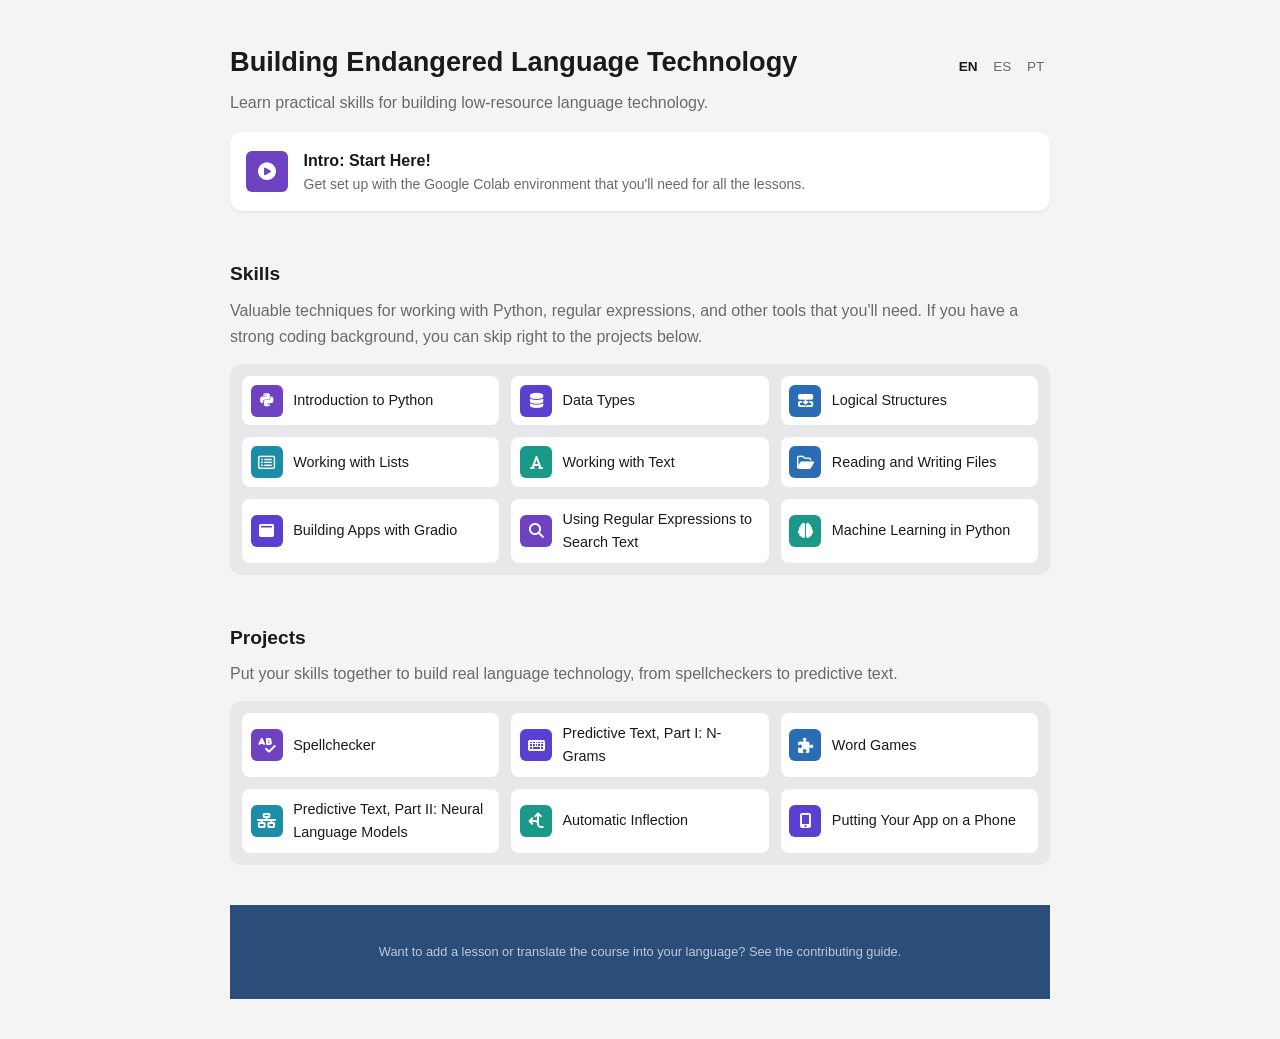
<file: docs/index.html>
<!doctype html>
<html lang="en">
    <head>
        <meta charset="UTF-8" />
        <meta name="viewport" content="width=device-width, initial-scale=1" />
        <title>Building Endangered Language Technology</title>
        <link
            rel="stylesheet"
            href="https://cdnjs.cloudflare.com/ajax/libs/font-awesome/6.5.1/css/all.min.css"
        />
        <link rel="stylesheet" href="styles.css" />
    </head>
    <body>
        <div class="wrap">
            <div class="topbar">
                <h1>Building Endangered Language Technology</h1>
                <nav class="langs">
                    <a href="./" class="active">EN</a>
                    <a href="es/">ES</a>
                    <a href="pt/">PT</a>
                </nav>
            </div>
            <p class="subtitle">Learn practical skills for building low-resource language technology.</p>

            <a class="card" href="https://colab.research.google.com/github/lecs-lab/belt/blob/main/notebooks/en/skills/1.%20Introduction.ipynb" target="_blank">
                <span class="icon md bg-purple"><i class="fa-solid fa-circle-play"></i></span>
                <span>
                    <div class="title">Intro: Start Here!</div>
                    <div class="desc">Get set up with the Google Colab environment that you&#x27;ll need for all the lessons.</div>
                </span>
            </a>

            <section class="section">
                <h3>Skills</h3>
                <p class="desc">Valuable techniques for working with Python, regular expressions, and other tools that you&#x27;ll need. If you have a strong coding background, you can skip right to the projects below.</p>
                <div class="grid">
                <a class="tile" href="https://colab.research.google.com/github/lecs-lab/belt/blob/main/notebooks/en/skills/2.%20Python.ipynb" target="_blank">
                    <span class="icon sm bg-purple"><i class="fa-brands fa-python"></i></span>
                    <span class="label">Introduction to Python</span>
                </a>
                <a class="tile" href="https://colab.research.google.com/github/lecs-lab/belt/blob/main/notebooks/en/skills/3.%20Data%20Types.ipynb" target="_blank">
                    <span class="icon sm bg-indigo"><i class="fa-solid fa-database"></i></span>
                    <span class="label">Data Types</span>
                </a>
                <a class="tile" href="https://colab.research.google.com/github/lecs-lab/belt/blob/main/notebooks/en/skills/4.%20Logical%20Structures.ipynb" target="_blank">
                    <span class="icon sm bg-blue"><i class="fa-solid fa-diagram-next"></i></span>
                    <span class="label">Logical Structures</span>
                </a>
                <a class="tile" href="https://colab.research.google.com/github/lecs-lab/belt/blob/main/notebooks/en/skills/5.%20Lists.ipynb" target="_blank">
                    <span class="icon sm bg-cyan"><i class="fa-regular fa-rectangle-list"></i></span>
                    <span class="label">Working with Lists</span>
                </a>
                <a class="tile" href="https://colab.research.google.com/github/lecs-lab/belt/blob/main/notebooks/en/skills/6.%20Strings.ipynb" target="_blank">
                    <span class="icon sm bg-teal"><i class="fa-solid fa-font"></i></span>
                    <span class="label">Working with Text</span>
                </a>
                <a class="tile" href="https://colab.research.google.com/github/lecs-lab/belt/blob/main/notebooks/en/skills/7.%20Files.ipynb" target="_blank">
                    <span class="icon sm bg-blue"><i class="fa-regular fa-folder-open"></i></span>
                    <span class="label">Reading and Writing Files</span>
                </a>
                <a class="tile" href="https://colab.research.google.com/github/lecs-lab/belt/blob/main/notebooks/en/skills/8.%20Gradio.ipynb" target="_blank">
                    <span class="icon sm bg-indigo"><i class="fa-solid fa-window-maximize"></i></span>
                    <span class="label">Building Apps with Gradio</span>
                </a>
                <a class="tile" href="https://colab.research.google.com/github/lecs-lab/belt/blob/main/notebooks/en/skills/9.%20Regex.ipynb" target="_blank">
                    <span class="icon sm bg-purple"><i class="fa-solid fa-magnifying-glass"></i></span>
                    <span class="label">Using Regular Expressions to Search Text</span>
                </a>
                <a class="tile" href="https://colab.research.google.com/github/lecs-lab/belt/blob/main/notebooks/en/skills/10.%20Machine%20Learning.ipynb" target="_blank">
                    <span class="icon sm bg-teal"><i class="fa-solid fa-brain"></i></span>
                    <span class="label">Machine Learning in Python</span>
                </a>
                </div>
            </section>

            <section class="section">
                <h3>Projects</h3>
                <p class="desc">Put your skills together to build real language technology, from spellcheckers to predictive text.</p>
                <div class="grid">
                <a class="tile" href="https://colab.research.google.com/github/lecs-lab/belt/blob/main/notebooks/en/1.%20Spellchecker.ipynb" target="_blank">
                    <span class="icon sm bg-purple"><i class="fa-solid fa-spell-check"></i></span>
                    <span class="label">Spellchecker</span>
                </a>
                <a class="tile" href="https://colab.research.google.com/github/lecs-lab/belt/blob/main/notebooks/en/2.%20Predictive-Text.ipynb" target="_blank">
                    <span class="icon sm bg-indigo"><i class="fa-solid fa-keyboard"></i></span>
                    <span class="label">Predictive Text, Part I: N-Grams</span>
                </a>
                <a class="tile" href="https://colab.research.google.com/github/lecs-lab/belt/blob/main/notebooks/en/3.%20Word%20Games.ipynb" target="_blank">
                    <span class="icon sm bg-blue"><i class="fa-solid fa-puzzle-piece"></i></span>
                    <span class="label">Word Games</span>
                </a>
                <a class="tile" href="https://colab.research.google.com/github/lecs-lab/belt/blob/main/notebooks/en/4.%20Predictive-Text-with-Deep-Learning.ipynb" target="_blank">
                    <span class="icon sm bg-cyan"><i class="fa-solid fa-network-wired"></i></span>
                    <span class="label">Predictive Text, Part II: Neural Language Models</span>
                </a>
                <a class="tile" href="https://colab.research.google.com/github/lecs-lab/belt/blob/main/notebooks/en/5.%20Automatic%20Inflection.ipynb" target="_blank">
                    <span class="icon sm bg-teal"><i class="fa-solid fa-arrows-split-up-and-left"></i></span>
                    <span class="label">Automatic Inflection</span>
                </a>
                <a class="tile" href="https://colab.research.google.com/github/lecs-lab/belt/blob/main/notebooks/en/6.%20Putting%20Your%20App%20on%20a%20Phone.ipynb" target="_blank">
                    <span class="icon sm bg-indigo"><i class="fa-solid fa-mobile-screen-button"></i></span>
                    <span class="label">Putting Your App on a Phone</span>
                </a>
                </div>
            </section>

            <footer class="footer">
                <p class="desc">
                    <a href="https://github.com/lecs-lab/belt/blob/main/CONTRIBUTING.md">Want to add a lesson or translate the course into your language? See the contributing guide.</a>
                </p>
            </footer>
        </div>
    </body>
</html>
</file>
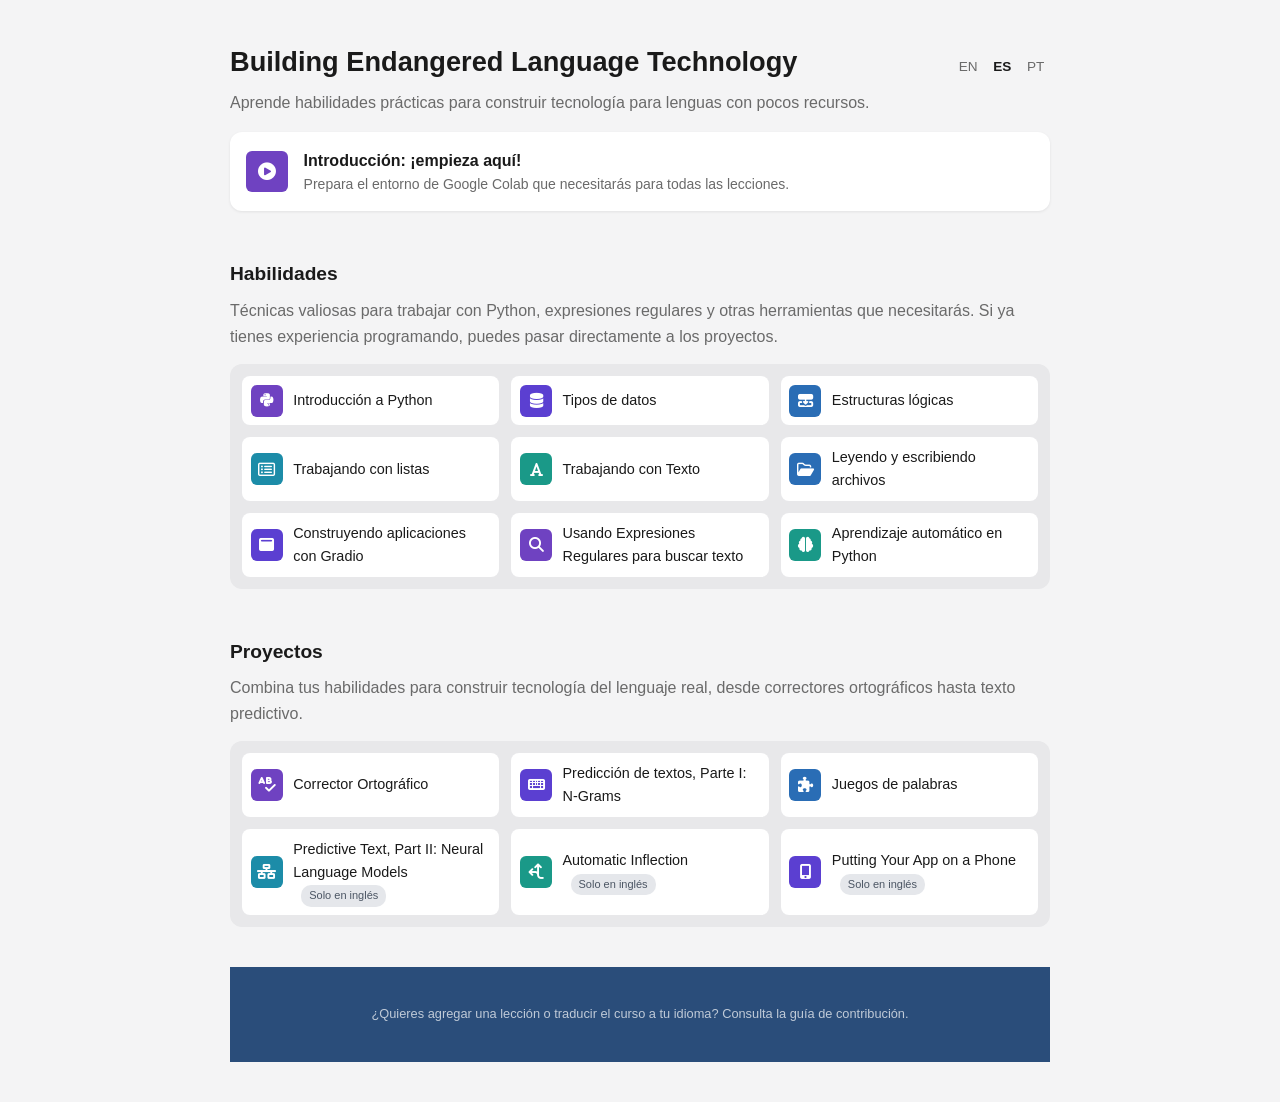
<file: docs/es/index.html>
<!doctype html>
<html lang="es">
    <head>
        <meta charset="UTF-8" />
        <meta name="viewport" content="width=device-width, initial-scale=1" />
        <title>Building Endangered Language Technology</title>
        <link
            rel="stylesheet"
            href="https://cdnjs.cloudflare.com/ajax/libs/font-awesome/6.5.1/css/all.min.css"
        />
        <link rel="stylesheet" href="../styles.css" />
    </head>
    <body>
        <div class="wrap">
            <div class="topbar">
                <h1>Building Endangered Language Technology</h1>
                <nav class="langs">
                    <a href="../">EN</a>
                    <a href="./" class="active">ES</a>
                    <a href="../pt/">PT</a>
                </nav>
            </div>
            <p class="subtitle">Aprende habilidades prácticas para construir tecnología para lenguas con pocos recursos.</p>

            <a class="card" href="https://colab.research.google.com/github/lecs-lab/belt/blob/main/notebooks/es/skills/1.%20Introduction.ipynb" target="_blank">
                <span class="icon md bg-purple"><i class="fa-solid fa-circle-play"></i></span>
                <span>
                    <div class="title">Introducción: ¡empieza aquí!</div>
                    <div class="desc">Prepara el entorno de Google Colab que necesitarás para todas las lecciones.</div>
                </span>
            </a>

            <section class="section">
                <h3>Habilidades</h3>
                <p class="desc">Técnicas valiosas para trabajar con Python, expresiones regulares y otras herramientas que necesitarás. Si ya tienes experiencia programando, puedes pasar directamente a los proyectos.</p>
                <div class="grid">
                <a class="tile" href="https://colab.research.google.com/github/lecs-lab/belt/blob/main/notebooks/es/skills/2.%20Python.ipynb" target="_blank">
                    <span class="icon sm bg-purple"><i class="fa-brands fa-python"></i></span>
                    <span class="label">Introducción a Python</span>
                </a>
                <a class="tile" href="https://colab.research.google.com/github/lecs-lab/belt/blob/main/notebooks/es/skills/3.%20Data%20Types.ipynb" target="_blank">
                    <span class="icon sm bg-indigo"><i class="fa-solid fa-database"></i></span>
                    <span class="label">Tipos de datos</span>
                </a>
                <a class="tile" href="https://colab.research.google.com/github/lecs-lab/belt/blob/main/notebooks/es/skills/4.%20Logical%20Structures.ipynb" target="_blank">
                    <span class="icon sm bg-blue"><i class="fa-solid fa-diagram-next"></i></span>
                    <span class="label">Estructuras lógicas</span>
                </a>
                <a class="tile" href="https://colab.research.google.com/github/lecs-lab/belt/blob/main/notebooks/es/skills/5.%20Lists.ipynb" target="_blank">
                    <span class="icon sm bg-cyan"><i class="fa-regular fa-rectangle-list"></i></span>
                    <span class="label">Trabajando con listas</span>
                </a>
                <a class="tile" href="https://colab.research.google.com/github/lecs-lab/belt/blob/main/notebooks/es/skills/6.%20Strings.ipynb" target="_blank">
                    <span class="icon sm bg-teal"><i class="fa-solid fa-font"></i></span>
                    <span class="label">Trabajando con Texto</span>
                </a>
                <a class="tile" href="https://colab.research.google.com/github/lecs-lab/belt/blob/main/notebooks/es/skills/7.%20Files.ipynb" target="_blank">
                    <span class="icon sm bg-blue"><i class="fa-regular fa-folder-open"></i></span>
                    <span class="label">Leyendo y escribiendo archivos</span>
                </a>
                <a class="tile" href="https://colab.research.google.com/github/lecs-lab/belt/blob/main/notebooks/es/skills/8.%20Gradio.ipynb" target="_blank">
                    <span class="icon sm bg-indigo"><i class="fa-solid fa-window-maximize"></i></span>
                    <span class="label">Construyendo aplicaciones con Gradio</span>
                </a>
                <a class="tile" href="https://colab.research.google.com/github/lecs-lab/belt/blob/main/notebooks/es/skills/9.%20Regex.ipynb" target="_blank">
                    <span class="icon sm bg-purple"><i class="fa-solid fa-magnifying-glass"></i></span>
                    <span class="label">Usando Expresiones Regulares para buscar texto</span>
                </a>
                <a class="tile" href="https://colab.research.google.com/github/lecs-lab/belt/blob/main/notebooks/es/skills/10.%20Machine%20Learning.ipynb" target="_blank">
                    <span class="icon sm bg-teal"><i class="fa-solid fa-brain"></i></span>
                    <span class="label">Aprendizaje automático en Python</span>
                </a>
                </div>
            </section>

            <section class="section">
                <h3>Proyectos</h3>
                <p class="desc">Combina tus habilidades para construir tecnología del lenguaje real, desde correctores ortográficos hasta texto predictivo.</p>
                <div class="grid">
                <a class="tile" href="https://colab.research.google.com/github/lecs-lab/belt/blob/main/notebooks/es/1.%20Spellchecker.ipynb" target="_blank">
                    <span class="icon sm bg-purple"><i class="fa-solid fa-spell-check"></i></span>
                    <span class="label">Corrector Ortográfico</span>
                </a>
                <a class="tile" href="https://colab.research.google.com/github/lecs-lab/belt/blob/main/notebooks/es/2.%20Predictive-Text.ipynb" target="_blank">
                    <span class="icon sm bg-indigo"><i class="fa-solid fa-keyboard"></i></span>
                    <span class="label">Predicción de textos, Parte I: N-Grams</span>
                </a>
                <a class="tile" href="https://colab.research.google.com/github/lecs-lab/belt/blob/main/notebooks/es/5.%20Word%20Games.ipynb" target="_blank">
                    <span class="icon sm bg-blue"><i class="fa-solid fa-puzzle-piece"></i></span>
                    <span class="label">Juegos de palabras</span>
                </a>
                <a class="tile" href="https://colab.research.google.com/github/lecs-lab/belt/blob/main/notebooks/en/4.%20Predictive-Text-with-Deep-Learning.ipynb" target="_blank">
                    <span class="icon sm bg-cyan"><i class="fa-solid fa-network-wired"></i></span>
                    <span class="label">Predictive Text, Part II: Neural Language Models<span class="badge">Solo en inglés</span></span>
                </a>
                <a class="tile" href="https://colab.research.google.com/github/lecs-lab/belt/blob/main/notebooks/en/5.%20Automatic%20Inflection.ipynb" target="_blank">
                    <span class="icon sm bg-teal"><i class="fa-solid fa-arrows-split-up-and-left"></i></span>
                    <span class="label">Automatic Inflection<span class="badge">Solo en inglés</span></span>
                </a>
                <a class="tile" href="https://colab.research.google.com/github/lecs-lab/belt/blob/main/notebooks/en/6.%20Putting%20Your%20App%20on%20a%20Phone.ipynb" target="_blank">
                    <span class="icon sm bg-indigo"><i class="fa-solid fa-mobile-screen-button"></i></span>
                    <span class="label">Putting Your App on a Phone<span class="badge">Solo en inglés</span></span>
                </a>
                </div>
            </section>

            <footer class="footer">
                <p class="desc">
                    <a href="https://github.com/lecs-lab/belt/blob/main/CONTRIBUTING.md">¿Quieres agregar una lección o traducir el curso a tu idioma? Consulta la guía de contribución.</a>
                </p>
            </footer>
        </div>
    </body>
</html>
</file>
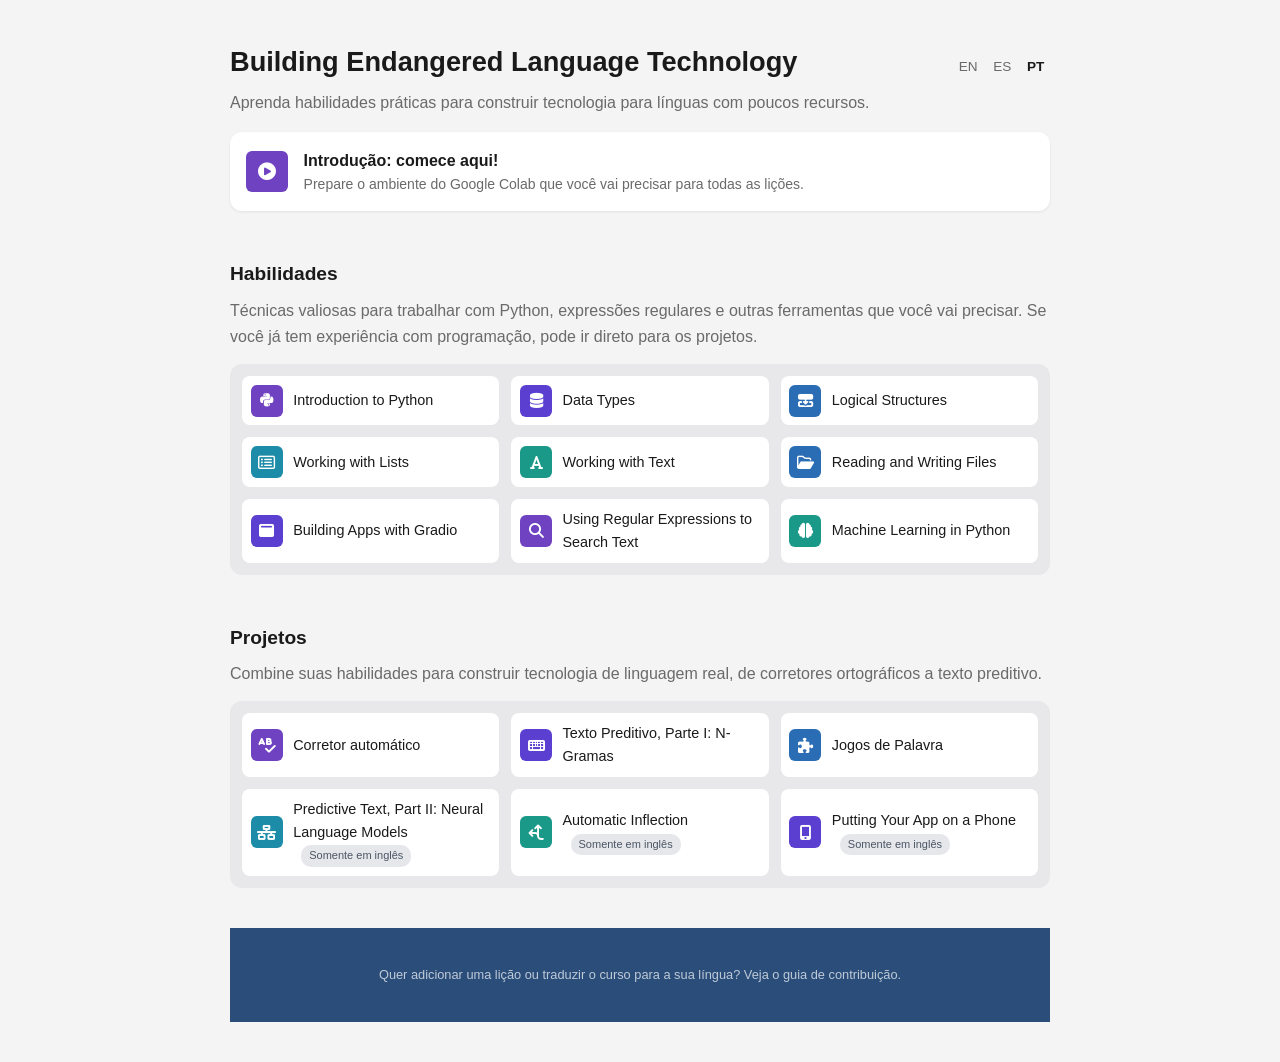
<file: docs/pt/index.html>
<!doctype html>
<html lang="pt">
    <head>
        <meta charset="UTF-8" />
        <meta name="viewport" content="width=device-width, initial-scale=1" />
        <title>Building Endangered Language Technology</title>
        <link
            rel="stylesheet"
            href="https://cdnjs.cloudflare.com/ajax/libs/font-awesome/6.5.1/css/all.min.css"
        />
        <link rel="stylesheet" href="../styles.css" />
    </head>
    <body>
        <div class="wrap">
            <div class="topbar">
                <h1>Building Endangered Language Technology</h1>
                <nav class="langs">
                    <a href="../">EN</a>
                    <a href="../es/">ES</a>
                    <a href="./" class="active">PT</a>
                </nav>
            </div>
            <p class="subtitle">Aprenda habilidades práticas para construir tecnologia para línguas com poucos recursos.</p>

            <a class="card" href="https://colab.research.google.com/github/lecs-lab/belt/blob/main/notebooks/pt/skills/1.%20Introduction.ipynb" target="_blank">
                <span class="icon md bg-purple"><i class="fa-solid fa-circle-play"></i></span>
                <span>
                    <div class="title">Introdução: comece aqui!</div>
                    <div class="desc">Prepare o ambiente do Google Colab que você vai precisar para todas as lições.</div>
                </span>
            </a>

            <section class="section">
                <h3>Habilidades</h3>
                <p class="desc">Técnicas valiosas para trabalhar com Python, expressões regulares e outras ferramentas que você vai precisar. Se você já tem experiência com programação, pode ir direto para os projetos.</p>
                <div class="grid">
                <a class="tile" href="https://colab.research.google.com/github/lecs-lab/belt/blob/main/notebooks/pt/skills/2.%20Python.ipynb" target="_blank">
                    <span class="icon sm bg-purple"><i class="fa-brands fa-python"></i></span>
                    <span class="label">Introduction to Python</span>
                </a>
                <a class="tile" href="https://colab.research.google.com/github/lecs-lab/belt/blob/main/notebooks/pt/skills/3.%20Data%20Types.ipynb" target="_blank">
                    <span class="icon sm bg-indigo"><i class="fa-solid fa-database"></i></span>
                    <span class="label">Data Types</span>
                </a>
                <a class="tile" href="https://colab.research.google.com/github/lecs-lab/belt/blob/main/notebooks/pt/skills/4.%20Logical%20Structures.ipynb" target="_blank">
                    <span class="icon sm bg-blue"><i class="fa-solid fa-diagram-next"></i></span>
                    <span class="label">Logical Structures</span>
                </a>
                <a class="tile" href="https://colab.research.google.com/github/lecs-lab/belt/blob/main/notebooks/pt/skills/5.%20Lists.ipynb" target="_blank">
                    <span class="icon sm bg-cyan"><i class="fa-regular fa-rectangle-list"></i></span>
                    <span class="label">Working with Lists</span>
                </a>
                <a class="tile" href="https://colab.research.google.com/github/lecs-lab/belt/blob/main/notebooks/pt/skills/6.%20Strings.ipynb" target="_blank">
                    <span class="icon sm bg-teal"><i class="fa-solid fa-font"></i></span>
                    <span class="label">Working with Text</span>
                </a>
                <a class="tile" href="https://colab.research.google.com/github/lecs-lab/belt/blob/main/notebooks/pt/skills/7.%20Files.ipynb" target="_blank">
                    <span class="icon sm bg-blue"><i class="fa-regular fa-folder-open"></i></span>
                    <span class="label">Reading and Writing Files</span>
                </a>
                <a class="tile" href="https://colab.research.google.com/github/lecs-lab/belt/blob/main/notebooks/pt/skills/8.%20Gradio.ipynb" target="_blank">
                    <span class="icon sm bg-indigo"><i class="fa-solid fa-window-maximize"></i></span>
                    <span class="label">Building Apps with Gradio</span>
                </a>
                <a class="tile" href="https://colab.research.google.com/github/lecs-lab/belt/blob/main/notebooks/pt/skills/9.%20Regex.ipynb" target="_blank">
                    <span class="icon sm bg-purple"><i class="fa-solid fa-magnifying-glass"></i></span>
                    <span class="label">Using Regular Expressions to Search Text</span>
                </a>
                <a class="tile" href="https://colab.research.google.com/github/lecs-lab/belt/blob/main/notebooks/pt/skills/10.%20Machine%20Learning.ipynb" target="_blank">
                    <span class="icon sm bg-teal"><i class="fa-solid fa-brain"></i></span>
                    <span class="label">Machine Learning in Python</span>
                </a>
                </div>
            </section>

            <section class="section">
                <h3>Projetos</h3>
                <p class="desc">Combine suas habilidades para construir tecnologia de linguagem real, de corretores ortográficos a texto preditivo.</p>
                <div class="grid">
                <a class="tile" href="https://colab.research.google.com/github/lecs-lab/belt/blob/main/notebooks/pt/1.%20Spellchecker.ipynb" target="_blank">
                    <span class="icon sm bg-purple"><i class="fa-solid fa-spell-check"></i></span>
                    <span class="label">Corretor automático</span>
                </a>
                <a class="tile" href="https://colab.research.google.com/github/lecs-lab/belt/blob/main/notebooks/pt/2.%20Predictive-Text.ipynb" target="_blank">
                    <span class="icon sm bg-indigo"><i class="fa-solid fa-keyboard"></i></span>
                    <span class="label">Texto Preditivo, Parte I: N-Gramas</span>
                </a>
                <a class="tile" href="https://colab.research.google.com/github/lecs-lab/belt/blob/main/notebooks/pt/5.%20Word%20Games.ipynb" target="_blank">
                    <span class="icon sm bg-blue"><i class="fa-solid fa-puzzle-piece"></i></span>
                    <span class="label">Jogos de Palavra</span>
                </a>
                <a class="tile" href="https://colab.research.google.com/github/lecs-lab/belt/blob/main/notebooks/en/4.%20Predictive-Text-with-Deep-Learning.ipynb" target="_blank">
                    <span class="icon sm bg-cyan"><i class="fa-solid fa-network-wired"></i></span>
                    <span class="label">Predictive Text, Part II: Neural Language Models<span class="badge">Somente em inglês</span></span>
                </a>
                <a class="tile" href="https://colab.research.google.com/github/lecs-lab/belt/blob/main/notebooks/en/5.%20Automatic%20Inflection.ipynb" target="_blank">
                    <span class="icon sm bg-teal"><i class="fa-solid fa-arrows-split-up-and-left"></i></span>
                    <span class="label">Automatic Inflection<span class="badge">Somente em inglês</span></span>
                </a>
                <a class="tile" href="https://colab.research.google.com/github/lecs-lab/belt/blob/main/notebooks/en/6.%20Putting%20Your%20App%20on%20a%20Phone.ipynb" target="_blank">
                    <span class="icon sm bg-indigo"><i class="fa-solid fa-mobile-screen-button"></i></span>
                    <span class="label">Putting Your App on a Phone<span class="badge">Somente em inglês</span></span>
                </a>
                </div>
            </section>

            <footer class="footer">
                <p class="desc">
                    <a href="https://github.com/lecs-lab/belt/blob/main/CONTRIBUTING.md">Quer adicionar uma lição ou traduzir o curso para a sua língua? Veja o guia de contribuição.</a>
                </p>
            </footer>
        </div>
    </body>
</html>
</file>
<file: docs/styles.css>
:root {
    --fg: #1a1a1a;
    --muted: #6a6a6a;
    --border: #e2e2e2;
    --bg: #f4f4f5;
    --card: #fff;
    --card-hover: #f7f7f8;
    --footer-bg: #2a4d7a;
    --max: 860px;

    --purple: #6f42c1;
    --indigo: #5b3fd1;
    --blue: #2a6db5;
    --cyan: #1c8ca8;
    --teal: #1a9988;
}

* {
    box-sizing: border-box;
}

body {
    margin: 0;
    font:
        16px/1.6 -apple-system,
        "Segoe UI",
        Roboto,
        Helvetica,
        Arial,
        sans-serif;
    color: var(--fg);
    background: var(--bg);
}

a {
    color: inherit;
    text-decoration: none;
}

.wrap {
    max-width: var(--max);
    margin: 0 auto;
    padding: 2.5rem 1.25rem;
}

/* Header + language switcher */
.topbar {
    display: flex;
    justify-content: space-between;
    align-items: baseline;
    gap: 1rem;
}
.langs a {
    color: var(--muted);
    font-size: 0.85rem;
    padding: 0 0.35rem;
}
.langs a.active {
    color: var(--fg);
    font-weight: 600;
}
.langs a:hover {
    color: var(--blue);
}

h1 {
    font-size: 1.7rem;
    margin: 0;
}
h2 {
    font-size: 1.35rem;
    margin: 0;
}
h3 {
    font-size: 1.2rem;
    margin: 0;
}
h4 {
    font-size: 1rem;
    margin: 0;
    font-weight: 600;
}

.subtitle {
    color: var(--muted);
    margin: 0.4rem 0 0;
}
.section {
    margin-top: 3rem;
}
.section > .desc {
    color: var(--muted);
    margin: 0.5rem 0 0;
}
.subsection {
    margin-top: 1.5rem;
}

/* Big feature card (Intro, Projects) */
.card {
    display: flex;
    align-items: center;
    gap: 1rem;
    background: var(--card);
    border-radius: 12px;
    padding: 1rem;
    margin-top: 1rem;
    box-shadow: 0 1px 3px rgba(0, 0, 0, 0.08);
    transition: background 0.15s;
}
.card:hover {
    background: var(--card-hover);
}
.card .title {
    font-weight: 600;
}
.card .desc {
    font-weight: 400;
    font-size: 0.875rem;
    color: var(--muted);
}

/* Grid of small lesson tiles */
.grid {
    display: grid;
    gap: 0.75rem;
    margin-top: 0.9rem;
    padding: 0.75rem;
    border-radius: 12px;
    background: #e8e8ea;
    grid-template-columns: repeat(3, minmax(0, 1fr));
}
@media (max-width: 640px) {
    .grid {
        grid-template-columns: 1fr;
    }
}

.tile {
    display: flex;
    align-items: center;
    gap: 0.65rem;
    background: var(--card);
    border-radius: 8px;
    padding: 0.55rem;
    transition:
        box-shadow 0.15s,
        background 0.15s;
}
.tile:hover {
    background: var(--card-hover);
    box-shadow: 0 1px 4px rgba(0, 0, 0, 0.12);
}
.tile .label {
    font-size: 0.9rem;
}

/* Colored icon squares */
.icon {
    display: flex;
    align-items: center;
    justify-content: center;
    flex-shrink: 0;
    color: #fff;
    border-radius: 6px;
}
.icon.sm {
    width: 2rem;
    height: 2rem;
    font-size: 0.95rem;
}
.icon.md {
    width: 2.6rem;
    height: 2.6rem;
    font-size: 1.1rem;
}
.icon.lg {
    width: 3rem;
    height: 3rem;
    font-size: 1.2rem;
}

.bg-purple {
    background: var(--purple);
}
.bg-indigo {
    background: var(--indigo);
}
.bg-blue {
    background: var(--blue);
}
.bg-cyan {
    background: var(--cyan);
}
.bg-teal {
    background: var(--teal);
}

/* Footer */
footer {
    background: var(--footer-bg);
    color: rgba(255, 255, 255, 0.7);
    font-size: 0.8rem;
    margin-top: 3.5rem;
    padding: 1.5rem 0;
}
footer .inner {
    max-width: var(--max);
    margin: 0 auto;
    padding: 0 1.25rem;
}
footer .inner p {
    margin: 0.5rem 0;
}

.badge {
    display: inline-block;
    margin-left: 8px;
    padding: 2px 8px;
    border-radius: 10px;
    background: #e5e7eb;
    color: #4b5563;
    font-size: 11px;
    white-space: nowrap;
    vertical-align: middle;
}

.footer {
    margin-top: 40px;
    text-align: center;
}
</file>
